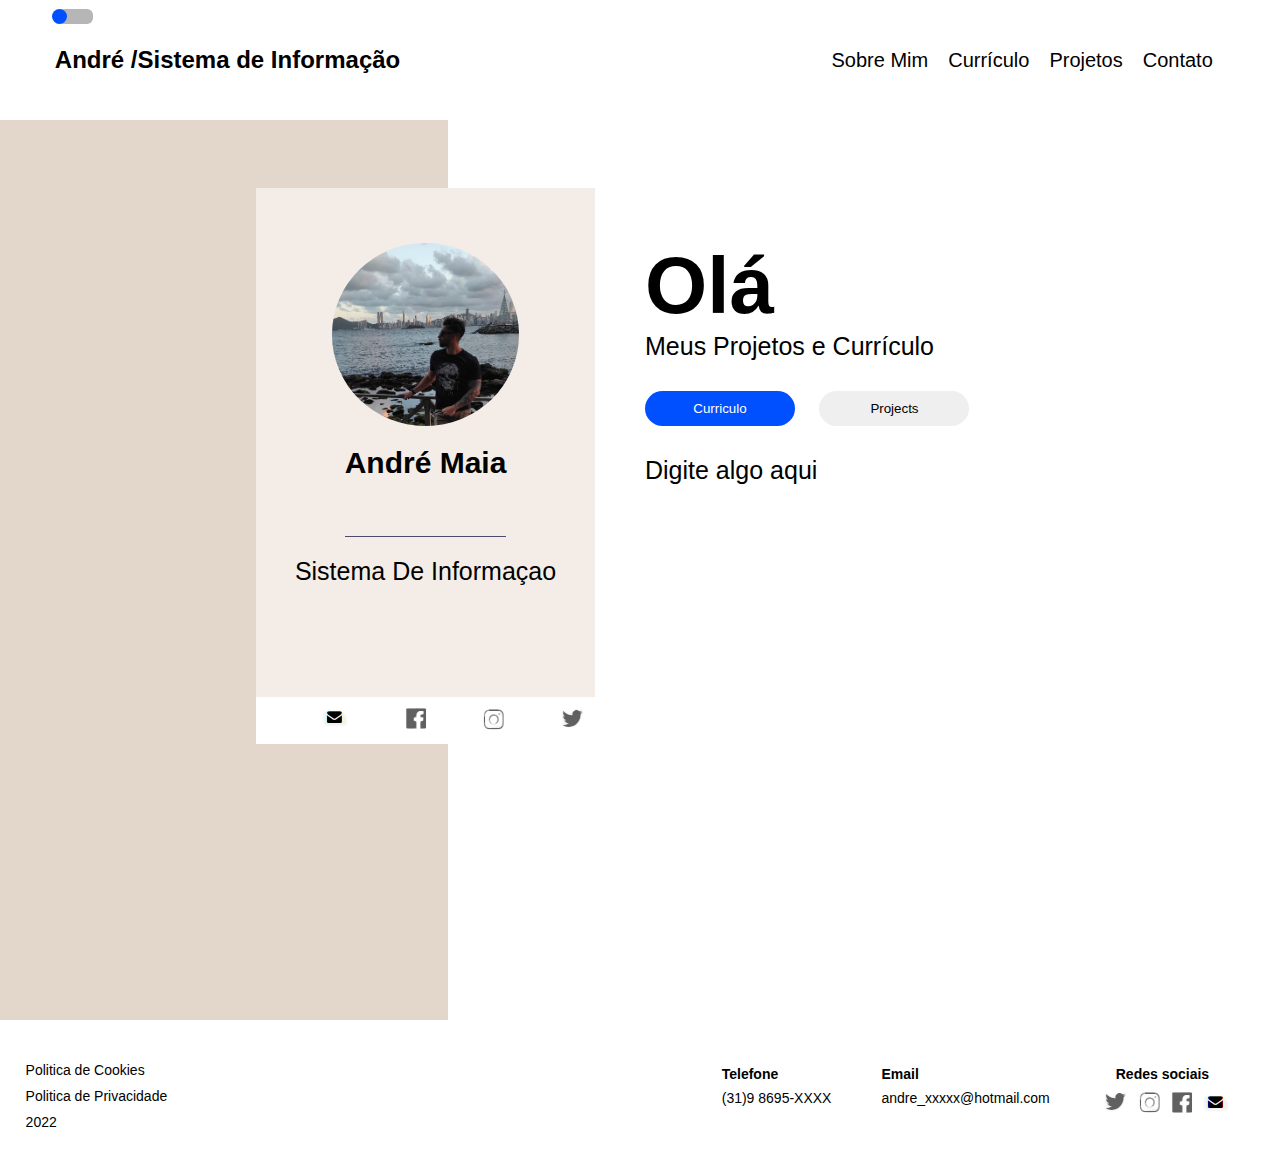
<file: pages/aboutme.html>
<!DOCTYPE html>
<html>
    <!--Layout From https://editor.wix.com/html/editor/web/renderer/edit/89dc90ad-2789-4288-878e-10cfc359f920?metaSiteId=5aa2c676-fe6f-4bff-94ab-82010614e4d7&editorSessionId=f43408b8-15a4-436c-9240-8d0f11d73679-->
    <head>
        <title>Portfólio André</title>
        <meta charset="utf-8">
        <meta name="viewport" content="width=device-width, initial-scale=1.0">
        <link rel="stylesheet" href="../css/aboutme.css">
        <link rel="stylesheet" href="../css/reset.css">
        <link href='https://unpkg.com/boxicons@2.1.4/css/boxicons.min.css' rel='stylesheet'>
        <script defer src="../js/script.js"></script>
        
    </head>
    <body>
        <header id="header">
            <div class="Initial">
            <!--Button for switch color site-->   
                <div class="toggle-switch">
                <span class="switch"></span>
                </div>
                <h2 class="logo"  href="#">André /Sistema de Informação</h2>
            </div>
            <ul class="menu">
                <li><a onclick="redirecionarA()">Sobre Mim</a></li>
                <li><a onclick="redirecionarC()">Currículo</a></li>
                <li><a onclick="redirecionarP()">Projetos</a></li>
                <li><a onclick="redirecionarCA()">Contato</a></li>
            </ul>
        </header>
       
        <main>
            <!--Grid Card/Texts-->
            <div class="card">
            <!--Container AboutI/Card-->
            <div class="AboutI">
                <img class="Iam"src="../img/Andre.jpg">
                <h3>André Maia</h3>
                <p>Sistema De Informaçao</p>
            <div class="socials">
                <a class="social" href="#"><img src="../img/email.png"></a>
                <a class="social" href="#"><img src="../img/iconface.png"></a>
                <a class="social" href="#"><img src="../img/iconinst.png"></a>
                <a class="social" href="#"><img src="../img/icontwitter.png"></a>
            </div>
            </div>
            <!--Container Texts-->
            <div class="texts">
                <h2>Olá</h2>
                <p>Meus Projetos e Currículo</p>
            <div class="buttons">
                <button class ="resume" type="button" >Curriculo</button>
                <button class="projectsbtn" type="button">Projects</button>
            </div>
                <p>Digite algo aqui</p>
            </div>
            </div>
            <!--Background-->
            <div class="back">    
            </div>
        </main>
        <footer id="footer">
            <div class="footinformations">
                <p>Politica de Cookies</p>
                <p>Politica de Privacidade</p>
                <p>2022</p>
            </div>
            <div class="footsocials">
                <div class="cell">
                <p><b>Telefone</b>
                <p>(31)9 8695-XXXX</p>
                </p>
            </div>
            <div class="email">
                <p><b>Email</b>
                <p>andre_xxxxx@hotmail.com</p>
                </p>
            </div>
            <div class="socialsfoot">
                <p><b>Redes sociais</b></p>
                <a href="#"><img src="../img/icontwitter.png"></a>
                <a href="#"><img src="../img/iconinst.png"></a>
                <a href="#"><img src="../img/iconface.png"></a>
                <a href="#"><img src="../img/email.png"></a>
            </div>
            </div>
        </footer>
    </body>
</html>
</file>
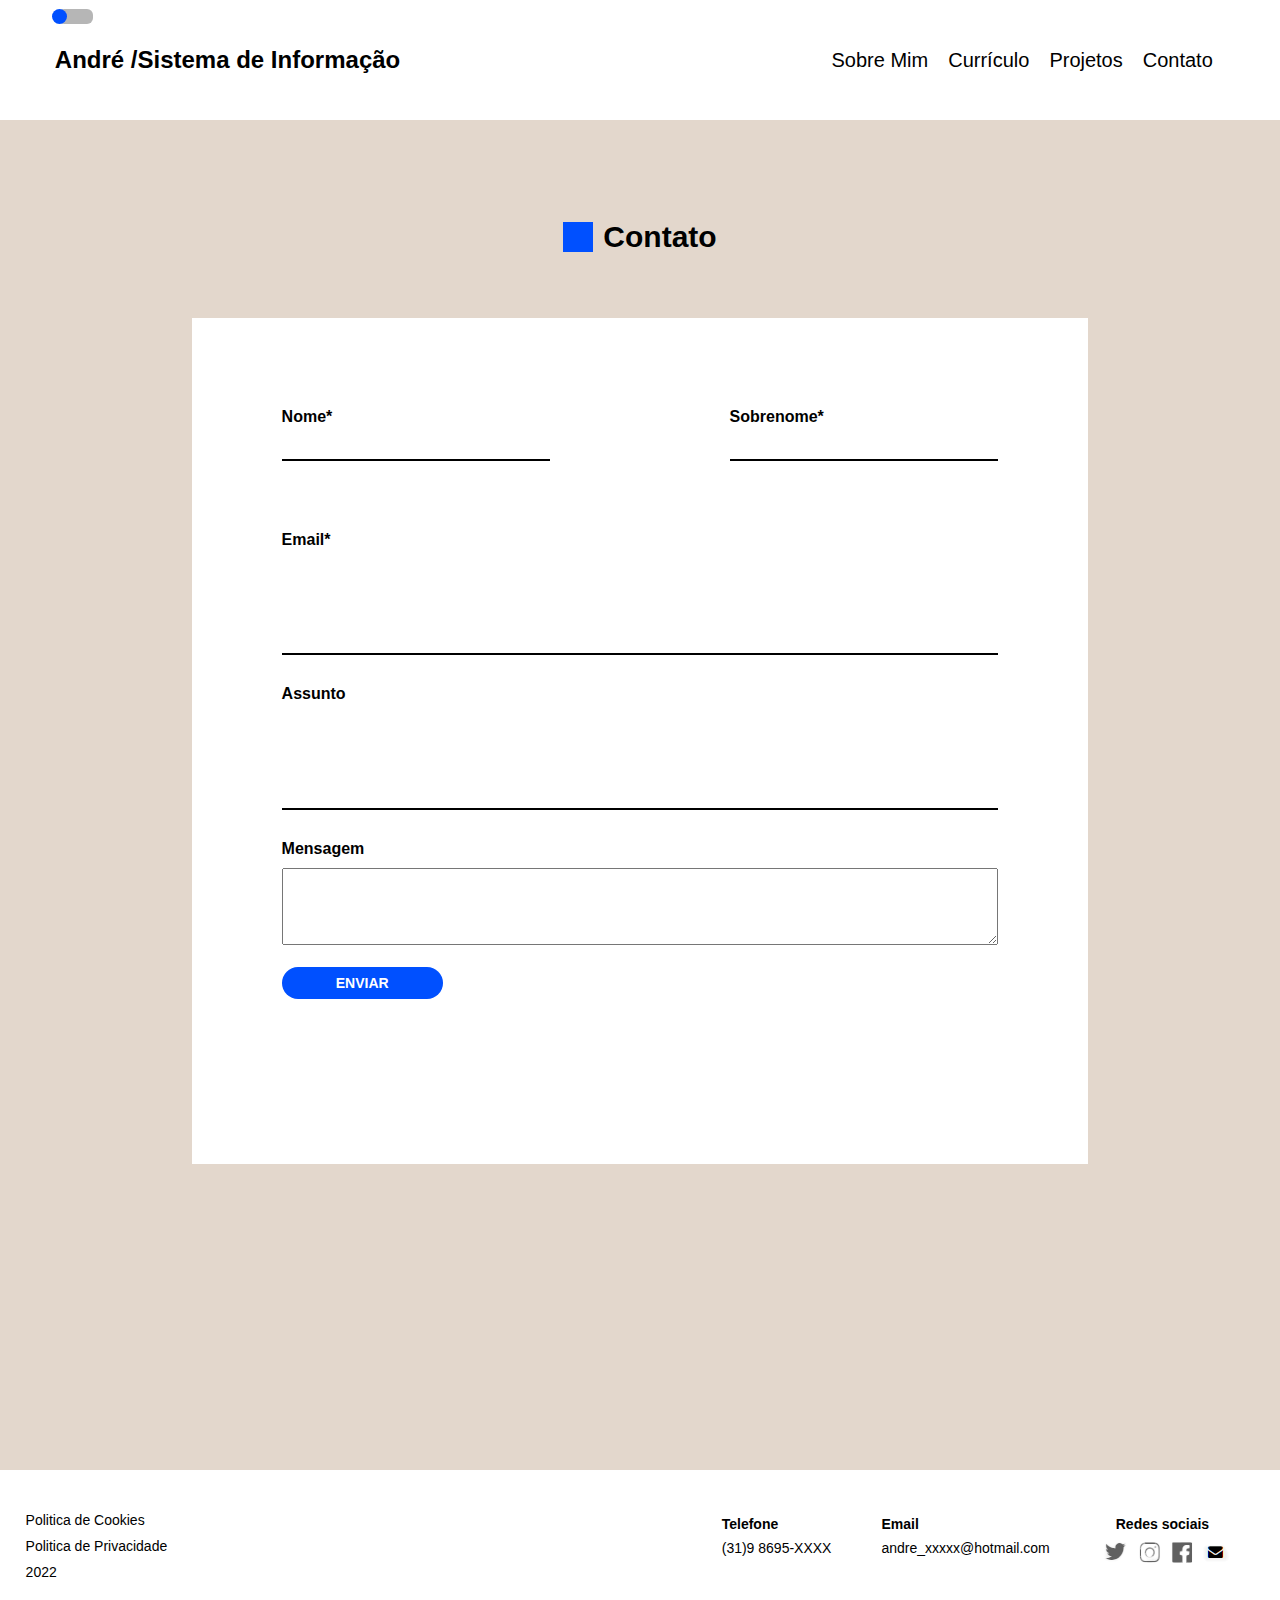
<file: pages/contato.html>
<!DOCTYPE html>
<html>
     <!--Layout From https://editor.wix.com/html/editor/web/renderer/edit/89dc90ad-2789-4288-878e-10cfc359f920?metaSiteId=5aa2c676-fe6f-4bff-94ab-82010614e4d7&editorSessionId=f43408b8-15a4-436c-9240-8d0f11d73679-->
    <head>
        <title>Portfólio André</title>
        <meta charset="utf-8">
        <meta name="viewport" content="width=device-width, initial-scale=1.0">
        <link rel="stylesheet" href="../css/contato.css">
        <link rel="stylesheet" href="../css/reset.css">
        <script defer src="../js/script.js"></script>
        
    </head>
    <body>
    <header id="header">
        <div class="Initial">
            <!--Button for switch color site--> 
            <div class="toggle-switch">
            <span class="switch"></span>
            </div>
            <h2 class="logo"  href="#">André /Sistema de Informação</h2>
        </div>
        </div>
            <ul class="menu">
            <li><a onclick="redirecionarA()">Sobre Mim</a></li>
            <li><a onclick="redirecionarC()">Currículo</a></li>
            <li><a onclick="redirecionarP()">Projetos</a></li>
            <li><a onclick="redirecionarCA()">Contato</a></li>
            </ul>
        </header>
        <!--Main Inicio-->
        <main>
            <!--Titulo H3-->
        <div class="contatosquarh3">
        <div class="square4">
        </div>
            <h3>Contato</h3>
        </div>
        <!-- Formulario Nome/Sobrenome-->
        <section class="formcontact">
        <div class="inputsform">
            <label>Nome*<br>
            <input type="text"></label>
            <label>Sobrenome*<br>
            <input type="text"></label>
        </div>
        <!--Formulario Email/Assunto/Mensagem-->
            <div class="inputsEAM">
            <label>Email*<br>
            <input type="text"></label>
            <label>Assunto<br>
            <input type="text"></label>
            <label>Mensagem<br>
            <textarea cols="30" rows="5"></textarea></label>
            <button type="submit">ENVIAR</button> 
        </div>
        </section>
        </main>
        <footer id="footer">
            <div class="footinformations">
                <p>Politica de Cookies</p>
                <p>Politica de Privacidade</p>
                <p>2022</p>
            </div>
            <div class="footsocials">
                <div class="cell">
                <p><b>Telefone</b>
                <p>(31)9 8695-XXXX</p>
                </p>
            </div>
            <div class="email">
                <p><b>Email</b>
                <p>andre_xxxxx@hotmail.com</p>
                </p>
            </div>
            <div class="socialsfoot">
                <p><b>Redes sociais</b></p>
                <a href="#"><img src="../img/icontwitter.png"></a>
                <a href="#"><img src="../img/iconinst.png"></a>
                <a href="#"><img src="../img/iconface.png"></a>
                <a href="#"><img src="../img/email.png"></a>
            </div>
            </div>
            
        </footer>

    </body>
</html>
</file>
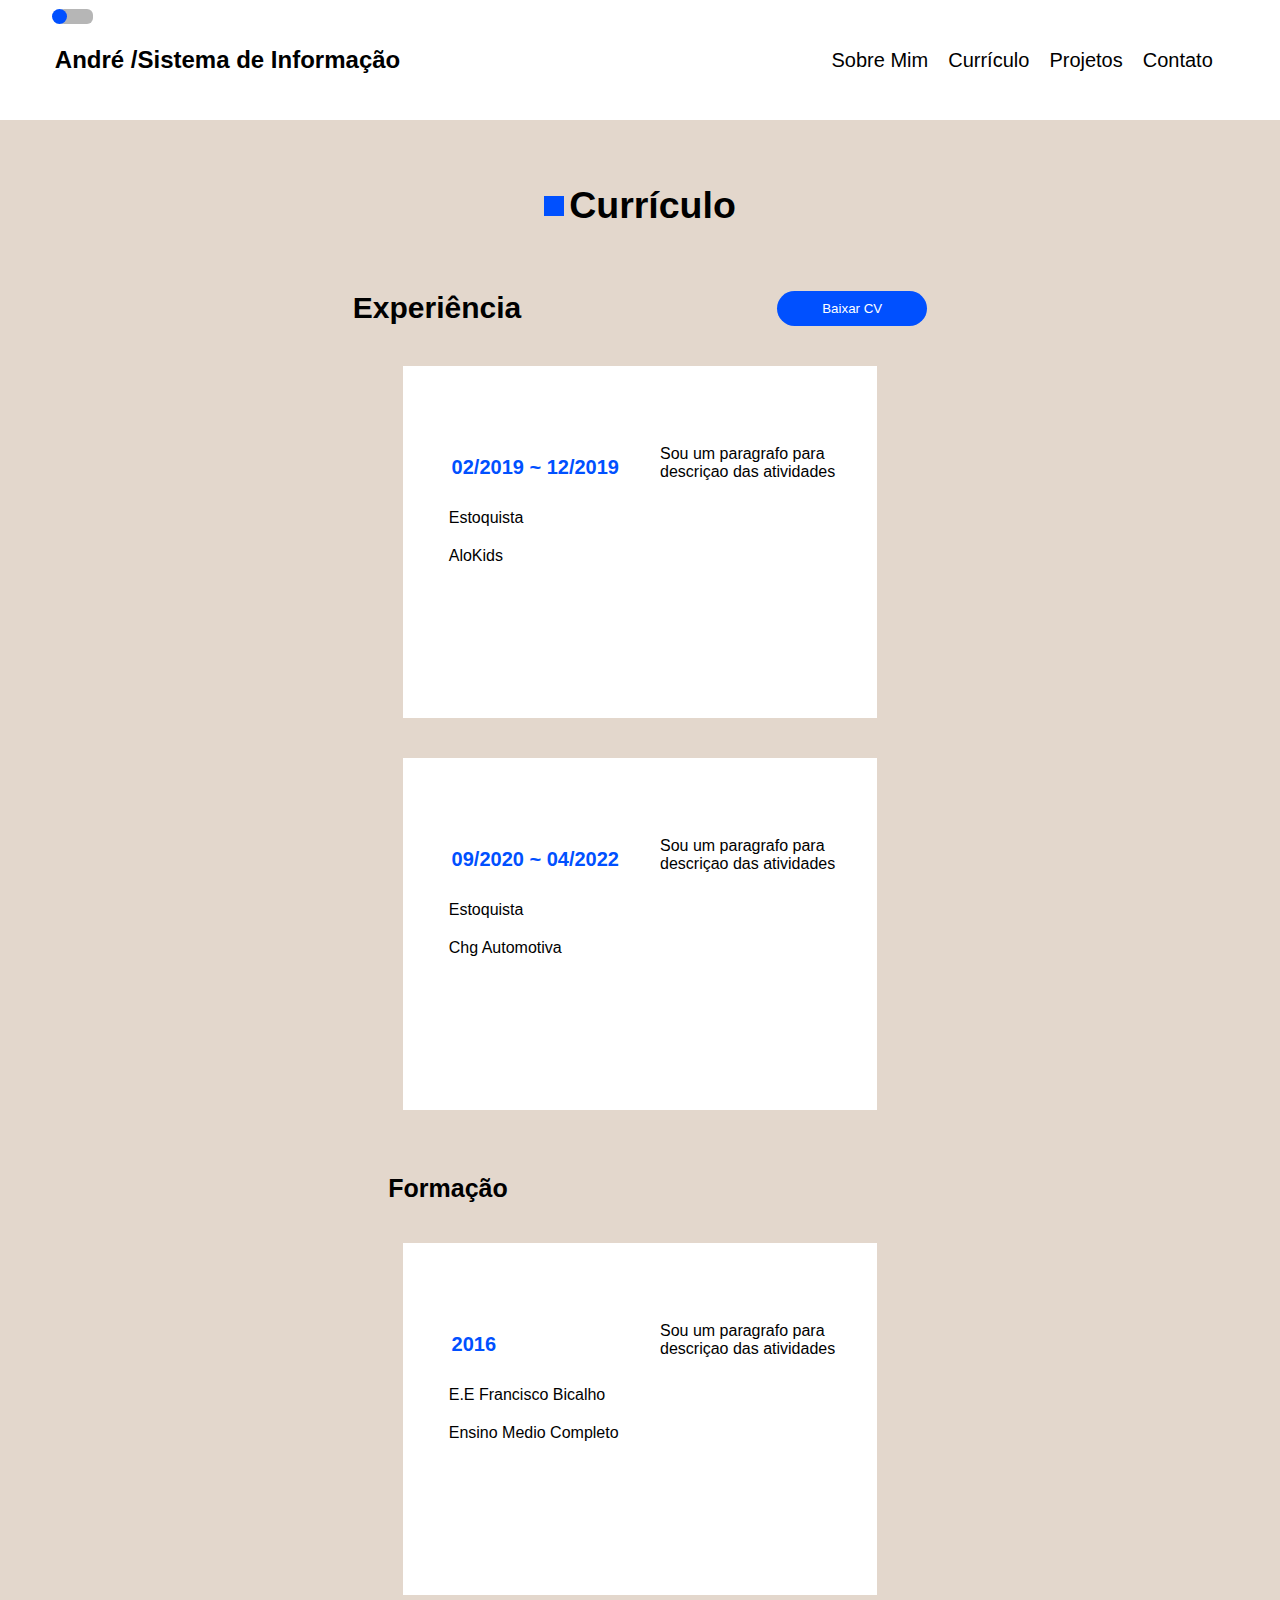
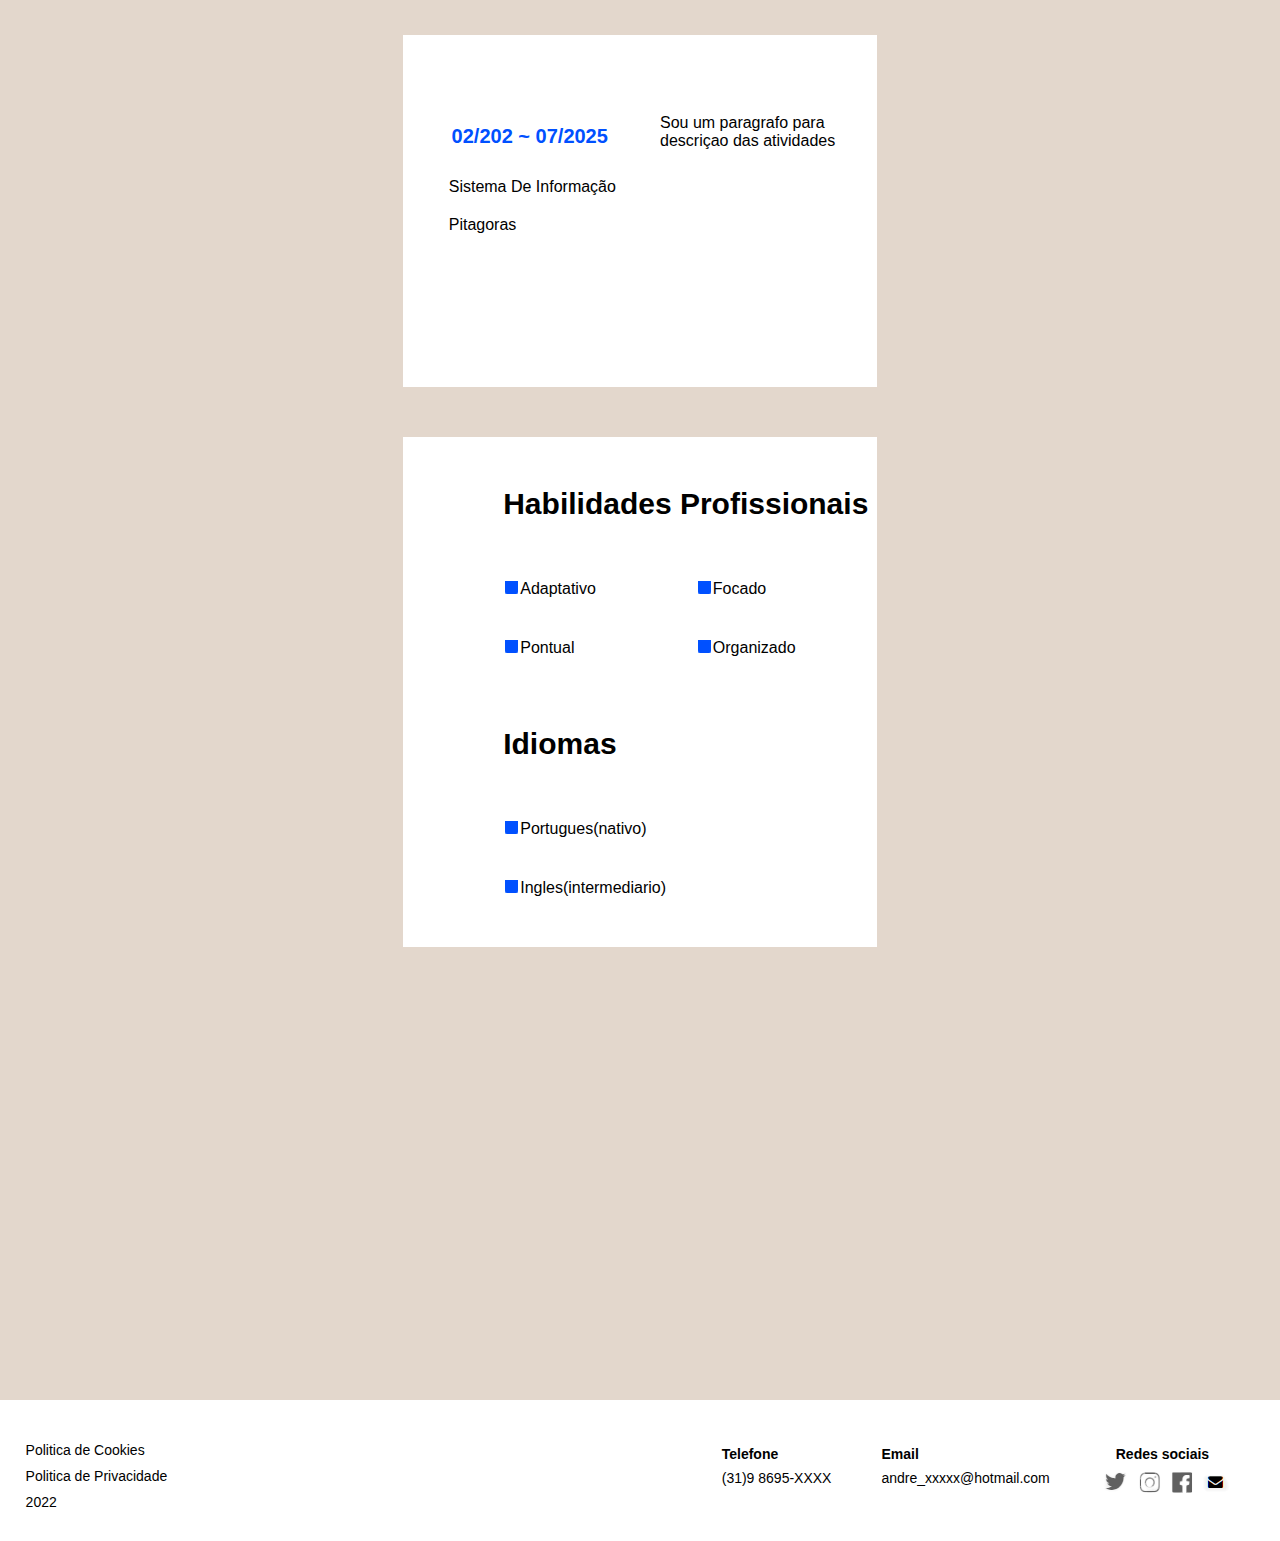
<file: pages/curriculo.html>
<!DOCTYPE html>
<html>
     <!--Layout From https://editor.wix.com/html/editor/web/renderer/edit/89dc90ad-2789-4288-878e-10cfc359f920?metaSiteId=5aa2c676-fe6f-4bff-94ab-82010614e4d7&editorSessionId=f43408b8-15a4-436c-9240-8d0f11d73679-->
    <head>
        <title>Portfólio André</title>
        <meta charset="utf-8">
        <meta name="viewport" content="width=device-width, initial-scale=1.0">
        <link rel="stylesheet" href="../css/curriculo.css">
        <link rel="stylesheet" href="../css/reset.css">
        <script defer src="../js/script.js"></script>
        
       
    
    </head>
    <!--Header-->
    <header id="header">
        <div class="Initial">
        <!--Button for switch color site--> 
        <div class="toggle-switch">
        <span class="switch"></span>
        </div>
        <h2 class="logo"  href="#">André /Sistema de Informação</h2>
        </div>
        </div>
        <ul class="menu">
        <li><a onclick="redirecionarA()">Sobre Mim</a></li>
        <li><a onclick="redirecionarC()">Currículo</a></li>
        <li><a onclick="redirecionarP()">Projetos</a></li>
        <li><a onclick="redirecionarCA()">Contato</a></li>
        </ul>
    </header>
    <!--Main-->
    <main>
        <!--Header Curriculos-->
        <div class="initial-curriculo">
        <div class="square2">
        </div>
            <h2>Currículo</h2>
        </div>
        <div class="textbutton">
            <p>Experiência</p>
            <button type="button" class="bttdownload">Baixar CV</button>
        </div>
        <!--Curriculo-->
        <section class="experience">
        <div class="dice">
            <div class="textscurr">
            <h2>02/2019 ~ 12/2019</h2>
            <p class="company">Estoquista</p>
            <p class="company">AloKids </p>
        </div>
            <p class="describe">Sou um paragrafo para descriçao das atividades</p>
        </div>
        <div class="dice">
            <div class="textscurr">
            <h2>09/2020 ~ 04/2022</h2>
            <p class="company">Estoquista</p>
            <p class="company">Chg Automotiva </p>
        </div>
            <p class="describe">Sou um paragrafo para descriçao das atividades</p>
        </div>
         </section>

         <!--Formação-->
         <h2 class="formationh2">Formação</h2>
         <section class="experience">
         <div class="dice">
         <div class="textscurr">
            <h2>2016</h2>
            <p class="company">E.E Francisco Bicalho </p>
            <p class="company">Ensino Medio Completo</p>
         </div>
            <p class="describe">Sou um paragrafo para descriçao das atividades</p>
        </div>
        <div class="dice">
        <div class="textscurr">
            <h2>02/202 ~ 07/2025</h2>
            <p class="company">Sistema De Informação</p>
            <p class="company">Pitagoras </p>
        </div>
            <p class="describe">Sou um paragrafo para descriçao das atividades</p>
        </div>
        
        <!--Habilidades-->
        </section>
        <section class="qualitys">
        <div class="skills">
            <h3>Habilidades Profissionais</h3>
            <p class="hability"><img src="../img/square.png">Pontual</p>
            <p class="hability"><img src="../img/square.png">Focado</p>
            <p class="hability"><img src="../img/square.png">Organizado</p>
            <p class="hability"><img src="../img/square.png">Adaptativo</p>
                
        </div>
        <div class="skills">
            <h3>Idiomas</h3>
            <p class="hability"><img src="../img/square.png">Ingles(intermediario)</p>
            <p class="hability2"><img src="../img/square.png">Area para futuros idiomas</p>
            <p class="hability2"><img src="../img/square.png">Area para futuros idiomas</p>
            <p class="hability"><img src="../img/square.png">Portugues(nativo)</p>
        </div>
        </div>
        </section>
         
             <!--Footer-->
    </main>
    <footer id="footer">
        <div class="footinformations">
            <p>Politica de Cookies</p>
            <p>Politica de Privacidade</p>
            <p>2022</p>
        </div>
        <div class="footsocials">
            <div class="cell">
            <p><b>Telefone</b>
            <p>(31)9 8695-XXXX</p>
            </p>
        </div>
        <div class="email">
            <p><b>Email</b>
            <p>andre_xxxxx@hotmail.com</p>
            </p>
        </div>
        <div class="socialsfoot">
            <p><b>Redes sociais</b></p>
            <a href="#"><img src="../img/icontwitter.png"></a>
            <a href="#"><img src="../img/iconinst.png"></a>
            <a href="#"><img src="../img/iconface.png"></a>
            <a href="#"><img src="../img/email.png"></a>
        </div>
        </div>
        
    </footer>
    <body>

    </body>
</html>
</file>
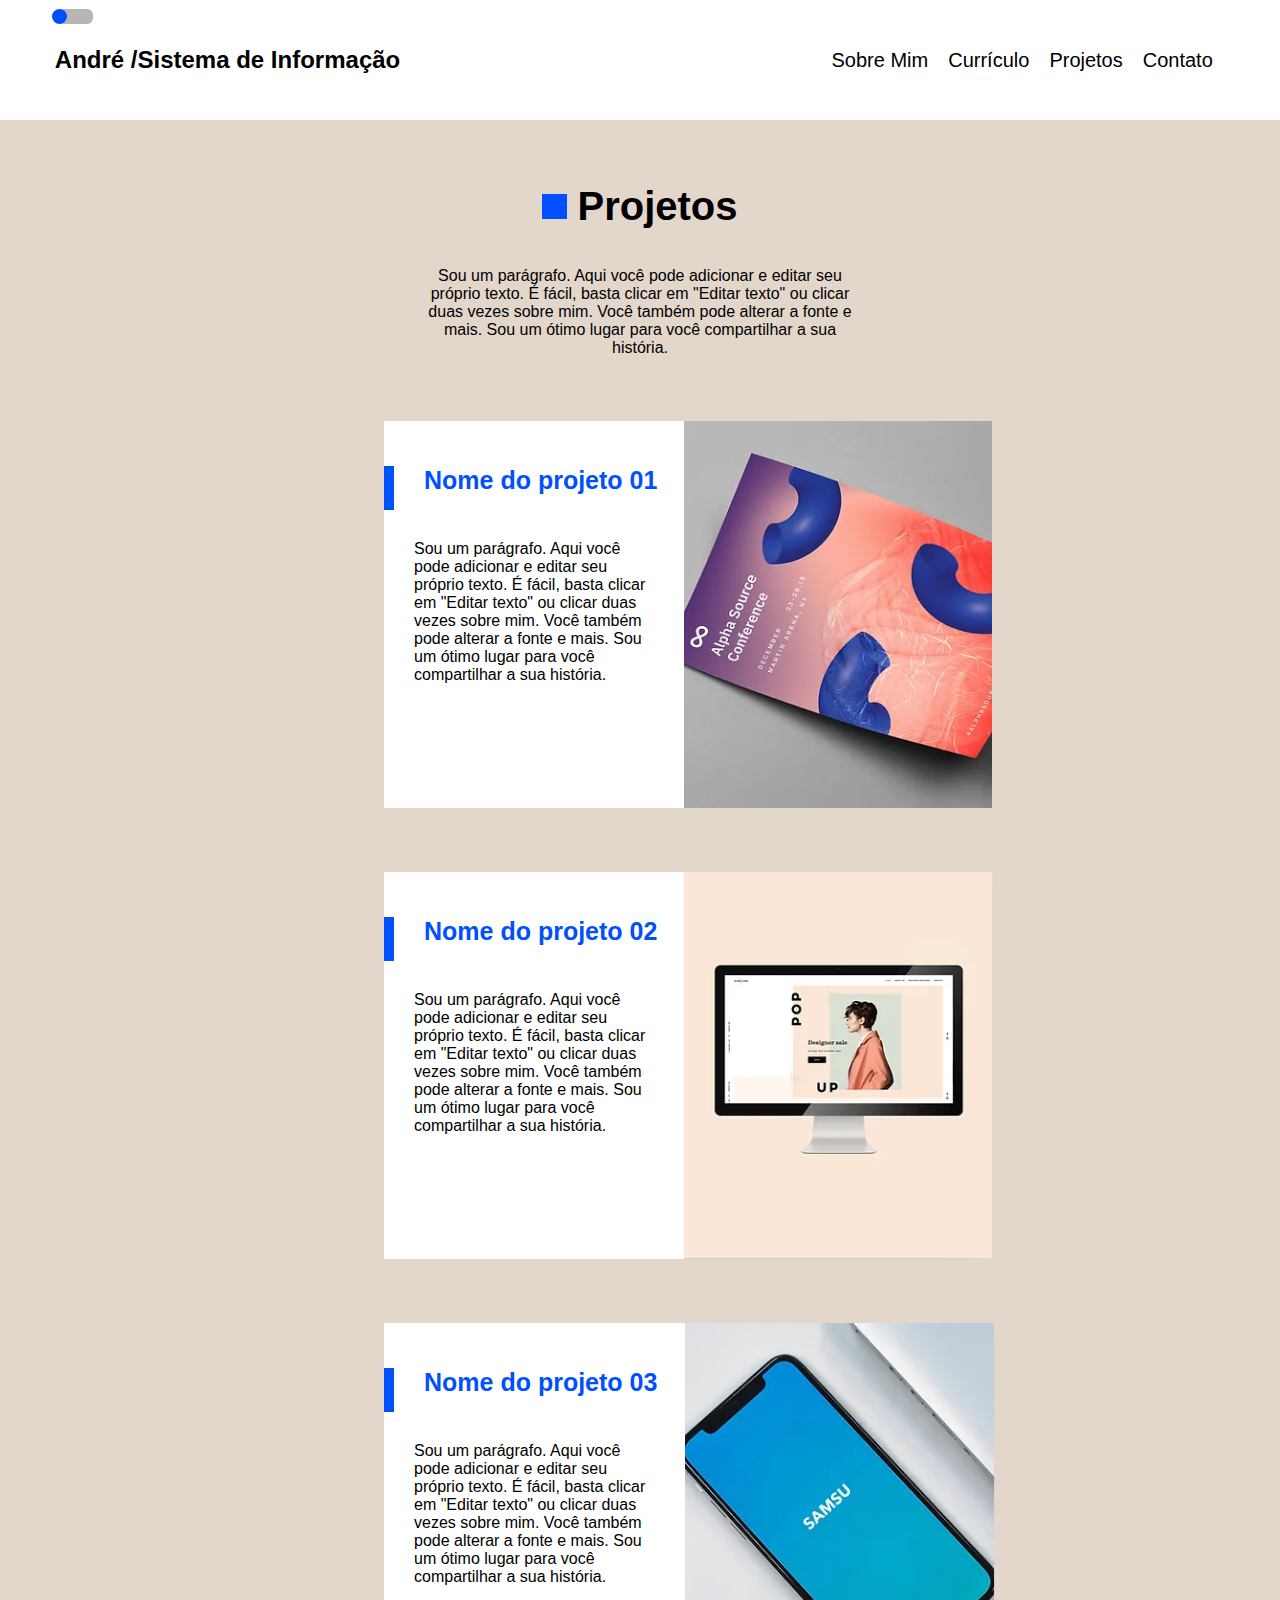
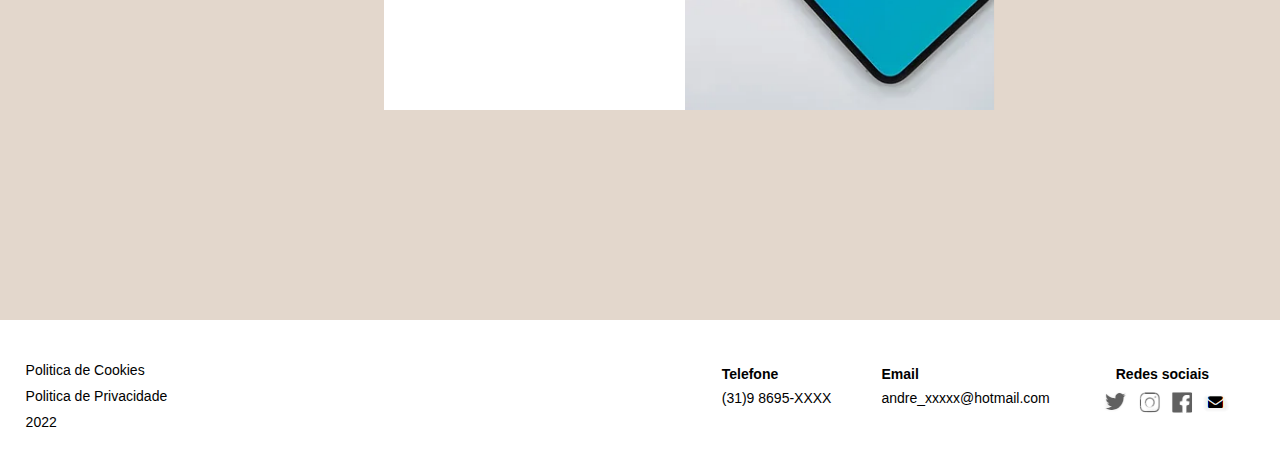
<file: pages/projetos.html>
<!DOCTYPE html>
<html>
     <!--Layout From https://editor.wix.com/html/editor/web/renderer/edit/89dc90ad-2789-4288-878e-10cfc359f920?metaSiteId=5aa2c676-fe6f-4bff-94ab-82010614e4d7&editorSessionId=f43408b8-15a4-436c-9240-8d0f11d73679-->
    <head>
        <title>Portfólio André</title>
        <meta charset="utf-8">
        <meta name="viewport" content="width=device-width, initial-scale=1.0">
        <link rel="stylesheet" href="../css/projetos.css">
        <link rel="stylesheet" href="../css/reset.css">
        <script defer src="../js/script.js"></script>
    </head>
    <body>
        <header id="header">
            <div class="Initial">
            <!--Button for switch color site--> 
            <div class="toggle-switch">
            <span class="switch"></span>
            </div>
            <h2 class="logo"  href="#">André /Sistema de Informação</h2>
            </div>
            </div>
            <ul class="menu">
                <li><a onclick="redirecionarA()">Sobre Mim</a></li>
                <li><a onclick="redirecionarC()">Currículo</a></li>
                <li><a onclick="redirecionarP()">Projetos</a></li>
                <li><a onclick="redirecionarCA()">Contato</a></li>
            </ul>
        </header>
        <main>
        <div class="containersquare">
            <div class="square3">
        </div>
            <h3>Projetos</h3>
        </div>
        <p class="projetoP">Sou um parágrafo. Aqui você pode adicionar e editar seu próprio texto. É fácil, basta clicar em "Editar texto" ou clicar duas vezes sobre mim. Você também pode alterar a fonte e mais. Sou um ótimo lugar para você compartilhar a sua história.</p>
        <div class="projects">
         <div class="textsproj">
            <h3>Nome do projeto 01</h3>
            <p>Sou um parágrafo. Aqui você pode adicionar e editar seu próprio texto. É fácil, basta clicar em "Editar texto" ou clicar duas vezes sobre mim. Você também pode alterar a fonte e mais. Sou um ótimo lugar para você compartilhar a sua história.</p>
         </div>
         <div class="screenproj">
            <img src="../img/proj1.png">
         </div>   
        </div>
        <div class="projects">
            <div class="textsproj">
               <h3>Nome do projeto 02</h3>
               <p>Sou um parágrafo. Aqui você pode adicionar e editar seu próprio texto. É fácil, basta clicar em "Editar texto" ou clicar duas vezes sobre mim. Você também pode alterar a fonte e mais. Sou um ótimo lugar para você compartilhar a sua história.</p>
            </div>
            <div class="screenproj">
               <img src="../img/proj2.png">
            </div> 
           </div>
           <div class="projects">
            <div class="textsproj">
               <h3>Nome do projeto 03</h3>
               <p>Sou um parágrafo. Aqui você pode adicionar e editar seu próprio texto. É fácil, basta clicar em "Editar texto" ou clicar duas vezes sobre mim. Você também pode alterar a fonte e mais. Sou um ótimo lugar para você compartilhar a sua história.</p>
            </div>
            <div class="screenproj">
               <img src="../img/proj3.png">
            </div> 
        </main>

        <footer id="footer">
            <div class="footinformations">
                <p>Politica de Cookies</p>
                <p>Politica de Privacidade</p>
                <p>2022</p>
            </div>
            <div class="footsocials">
                <div class="cell">
                <p><b>Telefone</b>
                <p>(31)9 8695-XXXX</p>
                </p>
            </div>
            <div class="email">
                <p><b>Email</b>
                <p>andre_xxxxx@hotmail.com</p>
                </p>
            </div>
            <div class="socialsfoot">
                <p><b>Redes sociais</b></p>
                <a href="#"><img src="../img/icontwitter.png"></a>
                <a href="#"><img src="../img/iconinst.png"></a>
                <a href="#"><img src="../img/iconface.png"></a>
                <a href="#"><img src="../img/email.png"></a>
            </div>
            </div>
            
        </footer>

    </body>
</html>
</file>
<file: css/contato.css>
main{
    width:100%;
    height: 150vh;
    background-color: #e3d7cc;
}
body.mode main{
    background-color: #94b6ff;
 }
/*Titulo h3*/
.contatosquarh3 h3{
    font-weight: 700;
    font-size: 30px;
    margin-left: 10px;
}
.square4{
    width: 30px;
    height: 30px;
    background-color: #0050ff;
    transition: 1s;
}
.contatosquarh3{
    display: flex;
    justify-content: center;
    align-items: center;
    padding-top: 100px;
    margin-bottom: 5%;
}

/*Formulario*/
.formcontact{
    width: 55%;
    height: 94vh;
    background-color: white;
    margin: 0 auto;
}
/*Formulario Nome/Sobrenome (Grid)*/
.inputsform{
    display: grid;
    grid-template-columns: 1fr 1fr;
}
.inputsform label{
    margin: 0 auto;
    margin-top: 20%;
    width: 60%;
    font-weight: 700;
}
.inputsform input{
    padding-top: 10px;
    outline:none;
    border: none;
    width: 100%;
    border-bottom: 2px solid black;
    font-size: 20px;
    margin-bottom: 40px;
}

/*Formulario Email/Assunto/Mensagem(Display Flex)*/
.inputsEAM{
    display: flex;
    flex-direction: column;   
}
.inputsEAM label{
    margin: 0 auto;
    padding-top: 30px;
    width: 80%;
    font-weight: 700;
}
.inputsEAM input{
    padding-top: 10px;
    outline:none;
    border:none;
    width: 100%;
    border-bottom: 2px solid black;
    font-size: 20px;
    margin-top: 10%
}
.inputsEAM button{
    width: 15%;
    border-radius: 20px;
    padding: 10px;
    border: none;
    background-color: #0050ff;
    color: white;
    font-size: 15px;
    font-weight: 700;
    margin-left: 10%;
    margin-top: 2%;
}
.inputsEAM button:hover{
    background-color:rgba(0, 67, 253, 0.4)   
}
textarea{
    margin-top: 10px;
    width: 100%;
    box-sizing: border-box;
}

@media all and (max-width:1300px){
    .formcontact{
        width: 70%; 
    }
    .inputsEAM button{
        width: 18%;
        padding: 8px;
        font-size: 14px;
    }
}
@media all and (max-width:900px){
    .formcontact{
        width: 90%;
        height: 90vh;
    }
    .inputsEAM button{
        width: 20%;
        border-radius: 18px;
        padding: 6px;
        font-size: 12px;
    }
}
</file>
<file: css/curriculo.css>
/*Main*/
main{
    background-color: #e3d7cc;
    height: 320vh;
    
    transition: 1s;
}
body.mode main{
    background-color: #94b6ff;
 }

/* Header Curriculo*/
.initial-curriculo{
    display: flex;
    align-items: center;
    justify-content: center;
    font-size: 25px;
    padding-top: 5%; 
}
.square2{
    width: 20px;
    height: 20px;
    background-color: #0050ff;
    margin-right: 5px;
    transition: 1s;
}

.textbutton{
    display: flex;
    justify-content: center;
    font-size: 20px;
    margin-top: 5%;
    flex-wrap: wrap;
    width: 100%;
    gap: 20%
}
.textbutton p{
    font-size: 30px;
    font-weight: 750;  
}
.bttdownload{
    border: none;
    background-color: #0050ff;
    border-radius: 20px;
    width: 150px;
    border: none;
    padding: 10px;
    color: white;
    transition: 1s;
}

/*Curriculo/Formaçao*/
.experience{
    display: flex;
    margin: 0 auto;
    flex-direction: column;
    gap: 40px;
    margin-top: 40px;
}

.dice{
    display: grid;
    background-color: white;
    width: 37%;
    height: 22rem;
    margin: 0 auto;
    flex-direction: column;
    grid-template-columns: 1fr 1fr;
}
.dice h2{
    color: #0050ff;
    padding: 20px;
    margin-top: 70px;
    font-size: 20px;
    grid-column: 1;
    grid-row: 1;
    align-self: flex-end;
    margin-left: 12%;;
}
.company{
    display: grid;
    grid-column: 1;
    grid-row: 1/4;
    padding: 10px;
    align-self: center;
    margin-left: 15%;  
}
.describe{
    grid-column: 2;
    grid-row: 1/4;
    margin-top: 25%;
    padding: 20px;
}
.formationh2{
    display: flex;
    justify-content: center;
    width: 70%;
    font-size: 25px;
    padding-top: 5%;
}

/*Habilidades*/
.qualitys{
    display: flex;
    margin: 0 auto;
    flex-direction: column;
    margin-top: 50px;
}
.skills{
    display: grid;
    background-color: white;
    width: 37%;
    height: 15rem;
    margin: 0 auto;
    flex-direction: column;
    grid-template-columns: 1fr 1fr 1fr;
}
.skills:nth-child(2){
    padding-bottom: 30px;
}
.skills h3{
    margin-left: 100px;
    margin-top: 50px;
    font-size: 30px;
    grid-column: 1/4;
   
}
.hability{
    grid-row: 2;
    grid-column: 1;
    margin-left: 100px;
    align-items: center;
    display: flex;
}
.hability2{
    display: none;
}
.hability:nth-child(2){
    grid-row: 3;
    grid-column: 1;
}
.hability:nth-child(3){
    grid-row: 2;
    grid-column: 2;
}
.hability:nth-child(4){
    grid-row: 3;
    grid-column: 2;
}
.hability img{
    display: block;
    
}
@media all and (max-width:1200px){
    .experience{
        width: 80%;
    }
    .skills{
        width: 65%;
    }
    .dice{
        width: 80%;
    }
}
@media all and (max-width:1000px){
    .experience{
        width: 90%;
    }
    .skills{
        width: 81%;
    }
    .dice{
        width: 90%;
    }
}
@media all and (max-width:800px){
    .textbutton{
        justify-content: space-between;
    }
    .textbutton p{
        font-size: 25px;
    }
    .bttdownload{
        width: 120px;
        font-size: 13px
    }
    .experience{
        gap: 30px;
        margin-top: 30px;
        width: 100%;
    }
    .dice{
        width: 100%;
        height: 22rem;
    }
    .skills{
        width: 100%;  
    }
    main{
        height: 440vw;
    }
}
</file>
<file: css/projetos.css>
main{
    background-color: #e3d7cc;
    width: 100%;
    height: 200vh;
    min-width: 650px;
    transition: 1s;
}
body.mode main{
    background-color: #94b6ff;
 }
.square3{
    width: 25px;
    height: 25px;
    background-color: #0050ff;
    display: flex;
    margin-top: 5%;
    transition: 1s;
}
.containersquare{
    align-items: center;
    display: flex;
    justify-content: center;
    margin-bottom: 3%;
}
.containersquare h3{
    margin-top: 5%;
    font-size: 40px;
    margin-left: 10px;
}
.projetoP{
    display: flex;
    justify-content: center;
    width: 35%;
    margin: 0 auto;
    text-align: center;
    
}
.projects{
    display: flex;
    width: 40%;
    background-color: white;
    margin: 0 auto;
    height: 43vh;
    margin-top: 5%;
    
}
.textsproj{
    min-width: 300px
}
.textsproj h3{
    color: #0050ff;
    font-size: 25px;
    padding-bottom: 15px;
    padding-left: 30px;
    border-left: 10px #0050ff solid;
    margin-top: 15%;
}
.textsproj p{
    margin-top: 10%;
    margin-left: 10%;
    margin-right: 10%;
}
.screenproj{
    display: flex;

}
@media all and (max-width:800px){
    .containersquare h3{
        margin-top: 5%;
        font-size: 30px;
        margin-left: 10px;
    }
    .projetoP{
        display: flex;
        justify-content: center;
        width: 50%;
        margin: 0 auto;
        text-align: center; 
    }
    .projects {
        min-width: none!important;
        height: 50vh;
        width: 100%
    }
    .screenproj img{
        display: none;
    }
    .textsproj p{
        margin: 5%;
        width: 60%;
    }
    .containersquare{
        justify-content: left;  
    }
    .containersquare p{
        justify-content: left;
    }
    .projetoP{
        display: flex;
        justify-content: left;
        width: 60%;
        text-align: left;
        margin-left: 5%;   
    }

}
</file>
<file: css/aboutme.css>
/*Reset in [./reset.css
/*Header in [./reset.css]


/*Main*/
/*Script class (body.mode)*/
body.mode main .AboutI{
   background-color: #efeff0;
}
body.mode main .back{
   background-color: #94b6ff;
}
body.mode main .resume{
   background-color: #d9dce2;
   color: rgb(15, 15, 15);
}
body.mode main .projectsbtn{
   background-color: #94b6ff;
   color: white;
}



/*BackGround*/
.back{
   height: 100vh;
   background-color: #e3d7cc;
   margin-top: -39rem;
   width: 35%;
   transition: 1s;
}
/*AboutI/Card*/
.card{
   display: grid;
   width: 60%;
   grid-template-columns: 1fr 2fr ;
   height: 20rem;
   margin: 0 auto;
   height: 39rem;
  
}
.AboutI{
   display: grid;
   grid-row: 1;
   background-color: #f4ece6;
   width: 100%;
   margin-top: 20%;
   transition: 1s;
  
}
.Iam{
   border-radius: 50%;
   width: 55%;
   margin: 0 auto;
   grid-column: 1;
   grid-row: 1/2;
   align-self:end;
}
.social{
   align-self: center;
}
.social img{
   margin: 0 auto;
   margin-left: 55px;
}
.socials{
   display: flex;
   background:white;
   color:white;
   grid-column: 1;
   grid-row: 0;
   align-self: end;
   padding: 10px;
}
.AboutI h3{
   margin: 0 auto;
   margin-top: 20px;
   border-bottom: 1px solid rgb(74, 74, 114);
   font-size: 30px;
   font-weight:800
}
.AboutI p{
   margin: 0 auto;
   margin-top: 20px;
   font-size: 25px;
}

/*Card/Texts*/
.texts{
   background-color: white;
   margin-top: 18%;
   width: 500px; 
}
.texts h2{
   font-size: 80px;
   margin: 0 auto;
   margin-top: 30px;
   margin-left: 10%;
}
.texts p{
   margin-left: 10%;
   font-size: 25px;
   margin-bottom: 30px;
}
.texts button{
   width: 30%;
   border-radius: 20px;
   padding: 10px;
   margin-bottom: 30px;
   margin-right: 20px;
   border: none;
}
.buttons{
   margin-left: 10%;
   width: 100%;
}
.projectsbtn{
   transition: 0.5s;
}
.resume{
   background-color: #0050ff;
   color: white;
   transition: 0.5s;
}
.resume:hover{
   background-color:rgba(0, 67, 253, 0.4)
}
.projectsbtn:hover{
   background-color:rgba(0, 67, 253, 0.4)
}

@media all and (max-width:550px){
   .card{
      display: grid;
      width: 60%;
      grid-template-columns: 1fr 1fr ;
      margin: 0 auto;
      height: 39rem;  
   }
   .Iam{
      width: 50%;
   }
   .AboutI{
      width: 100%;
      height: 500px;
   }
   .texts{
      grid-row: 2;
      height: 500px;
   }
}
@media all and (max-width:900px){
   .card{
      display: grid;
      width: 60%;
      grid-template-columns: 1fr 1fr ;
      height: 39rem;
   }
   .texts{
      grid-row: 2;
      height: 500px;
      width: auto;
   }
   .back{
      height: 120vh;
      background-color: #e3d7cc;
      margin-top: -36rem;
      width: 35%;
   }
}
</file>
